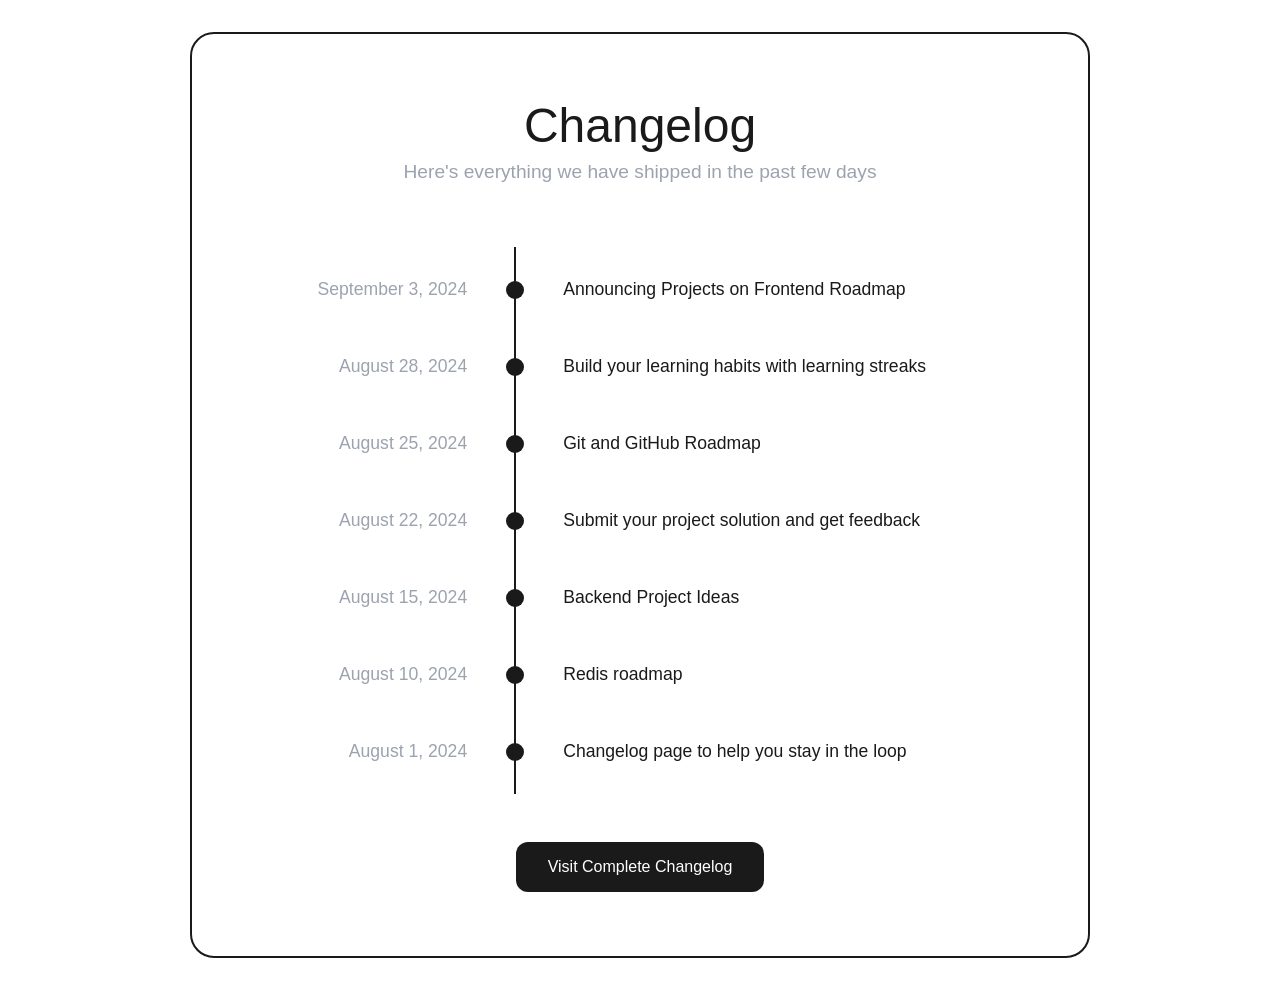
<file: Frontend Projects/changelog-component/index.html>
<!DOCTYPE html>
<html lang="en">
<head>
    <meta charset="UTF-8">
    <meta name="viewport" content="width=device-width, initial-scale=1.0">
    <meta name="description" content="Changelog Component for roadmap.sh frontend">
    <meta name="author" content="Anh Tran">
    <title>Changelog Component for roadmap.sh</title>
    <link rel="stylesheet" href="styles.css">
</head>
<body>

  <main class="changelog-container">
        <header class="changelog-header">
            <h1>Changelog</h1>
            <p>Here's everything we have shipped in the past few days</p>
        </header>

    <div class="timeline-wrapper">
      
        <div class="timeline-item">
            <div class="timeline-date">September 3, 2024</div>
            <div class="timeline-dot"></div>
            <div class="timeline-content">Announcing Projects on Frontend Roadmap</div>
        </div>

        <div class="timeline-item">
            <div class="timeline-date">August 28, 2024</div>
            <div class="timeline-dot"></div>
            <div class="timeline-content">Build your learning habits with learning streaks</div>
        </div>

        <div class="timeline-item">
            <div class="timeline-date">August 25, 2024</div>
            <div class="timeline-dot"></div>
            <div class="timeline-content">Git and GitHub Roadmap</div>
        </div>

        <div class="timeline-item">
            <div class="timeline-date">August 22, 2024</div>
            <div class="timeline-dot"></div>
            <div class="timeline-content">Submit your project solution and get feedback</div>
        </div>

        <div class="timeline-item">
            <div class="timeline-date">August 15, 2024</div>
            <div class="timeline-dot"></div>
            <div class="timeline-content">Backend Project Ideas</div>
        </div>

        <div class="timeline-item">
            <div class="timeline-date">August 10, 2024</div>
            <div class="timeline-dot"></div>
            <div class="timeline-content">Redis roadmap</div>
        </div>

        <div class="timeline-item">
            <div class="timeline-date">August 1, 2024</div>
            <div class="timeline-dot"></div>
            <div class="timeline-content">Changelog page to help you stay in the loop</div>
        </div>

    </div>

    <div class="changelog-footer">
        <a href="#" class="btn-primary">Visit Complete Changelog</a>
    </div>
  </main>

</body>
</html>
</file>
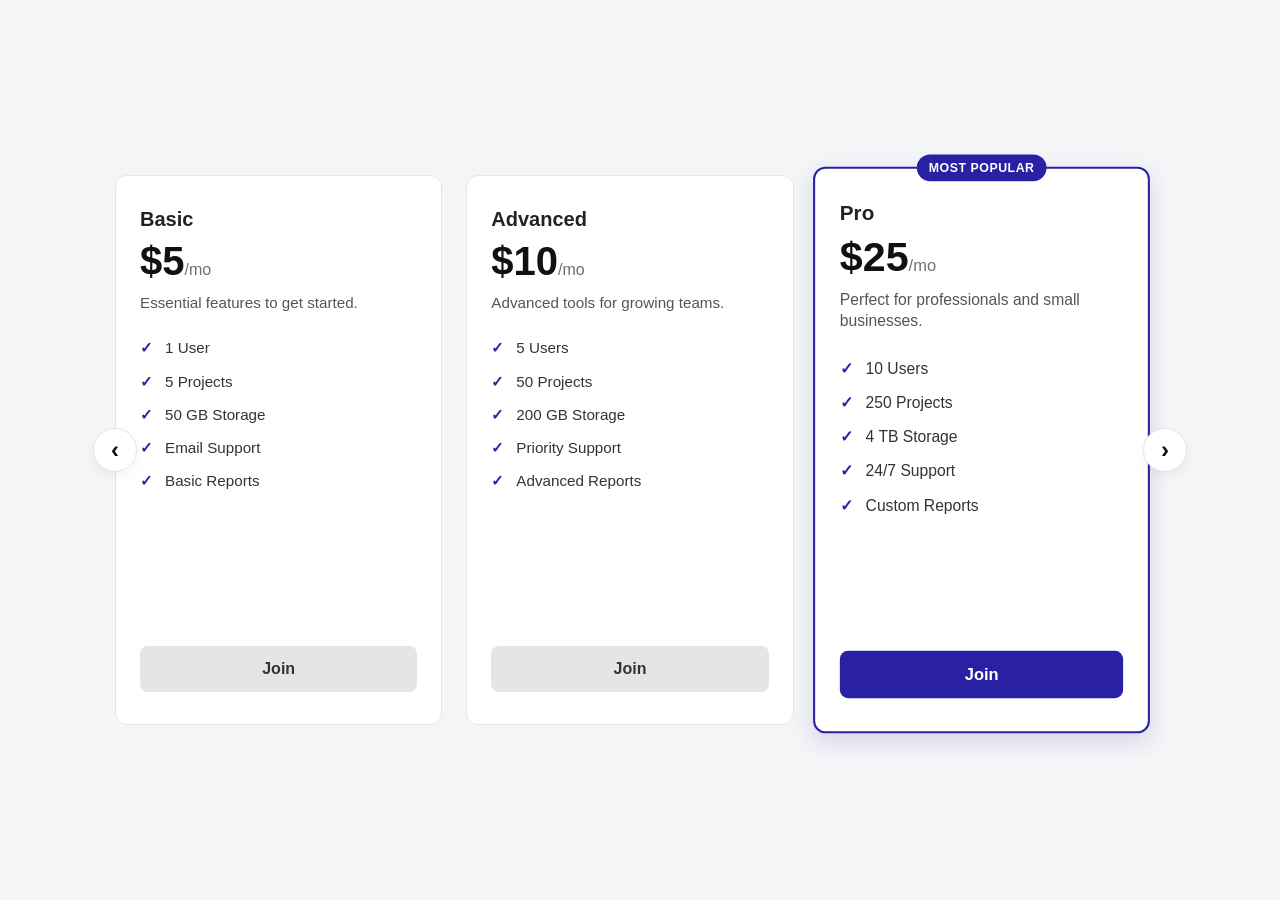
<file: Frontend Projects/pricing-cards/index.html>
<!DOCTYPE html>
<html lang="en">
<head>
    <meta charset="UTF-8">
    <meta name="viewport" content="width=device-width, initial-scale=1.0">
    <title>Pricing Cards for roadmap.sh</title>
    <meta name="description" content="Pricing Cards decorated with CSS for roadmap.sh">
    <meta name="author" content="Anh Tran">
    <link rel="stylesheet" href="style.css">
</head>
<body>

    <div class="wrapper">
        <a href="#card1" class="arrow left-arrow" aria-label="Previous plans">‹</a>

        <div class="container">
            
            <div class="card" id="card1">
                <h3 class="plan-name">Basic</h3>
                <div class="price">$5<span>/mo</span></div>
                <p class="tagline">Essential features to get started.</p>
                <ul class="features">
                    <li>1 User</li>
                    <li>5 Projects</li>
                    <li>50 GB Storage</li>
                    <li>Email Support</li>
                    <li>Basic Reports</li>
                </ul>
                <a href="#" class="cta-button">Join</a>
            </div>

            <div class="card" id="card2">
                <h3 class="plan-name">Advanced</h3>
                <div class="price">$10<span>/mo</span></div>
                <p class="tagline">Advanced tools for growing teams.</p>
                <ul class="features">
                    <li>5 Users</li>
                    <li>50 Projects</li>
                    <li>200 GB Storage</li>
                    <li>Priority Support</li>
                    <li>Advanced Reports</li>
                </ul>
                <a href="#" class="cta-button">Join</a>
            </div>

            <div class="card recommended" id="card3">
                <div class="recommended-badge">Most Popular</div>
                <h3 class="plan-name">Pro</h3>
                <div class="price">$25<span>/mo</span></div>
                <p class="tagline">Perfect for professionals and small businesses.</p>
                <ul class="features">
                    <li>10 Users</li>
                    <li>250 Projects</li>
                    <li>4 TB Storage</li>
                    <li>24/7 Support</li>
                    <li>Custom Reports</li>
                </ul>
                <a href="#" class="cta-button">Join</a>
            </div>

            <div class="card" id="card4">
                <h3 class="plan-name">Business</h3>
                <div class="price">$50<span>/mo</span></div>
                <p class="tagline">Business solutions for enterprise needs.</p>
                <ul class="features">
                    <li>Everything in Pro</li>
                    <li>50 Users</li>
                    <li>1000+ Projects</li>
                    <li>25 TB Storage</li>
                </ul>
                <a href="#" class="cta-button">Join</a>
            </div>

            <div class="card" id="card5">
                <h3 class="plan-name">Organization</h3>
                <div class="price">$100<span>/mo</span></div>
                <p class="tagline">Complete solution for large organizations.</p>
                <ul class="features">
                    <li>Everything in Business</li>
                    <li>Unlimited Users</li>
                    <li>Unlimited Projects</li>
                    <li>120 TB Storage</li>
                </ul>
                <a href="#" class="cta-button">Join</a>
            </div>

        </div>

        <a href="#card4" class="arrow right-arrow" aria-label="Next plans">›</a>
    </div>

</body>
</html>
</file>
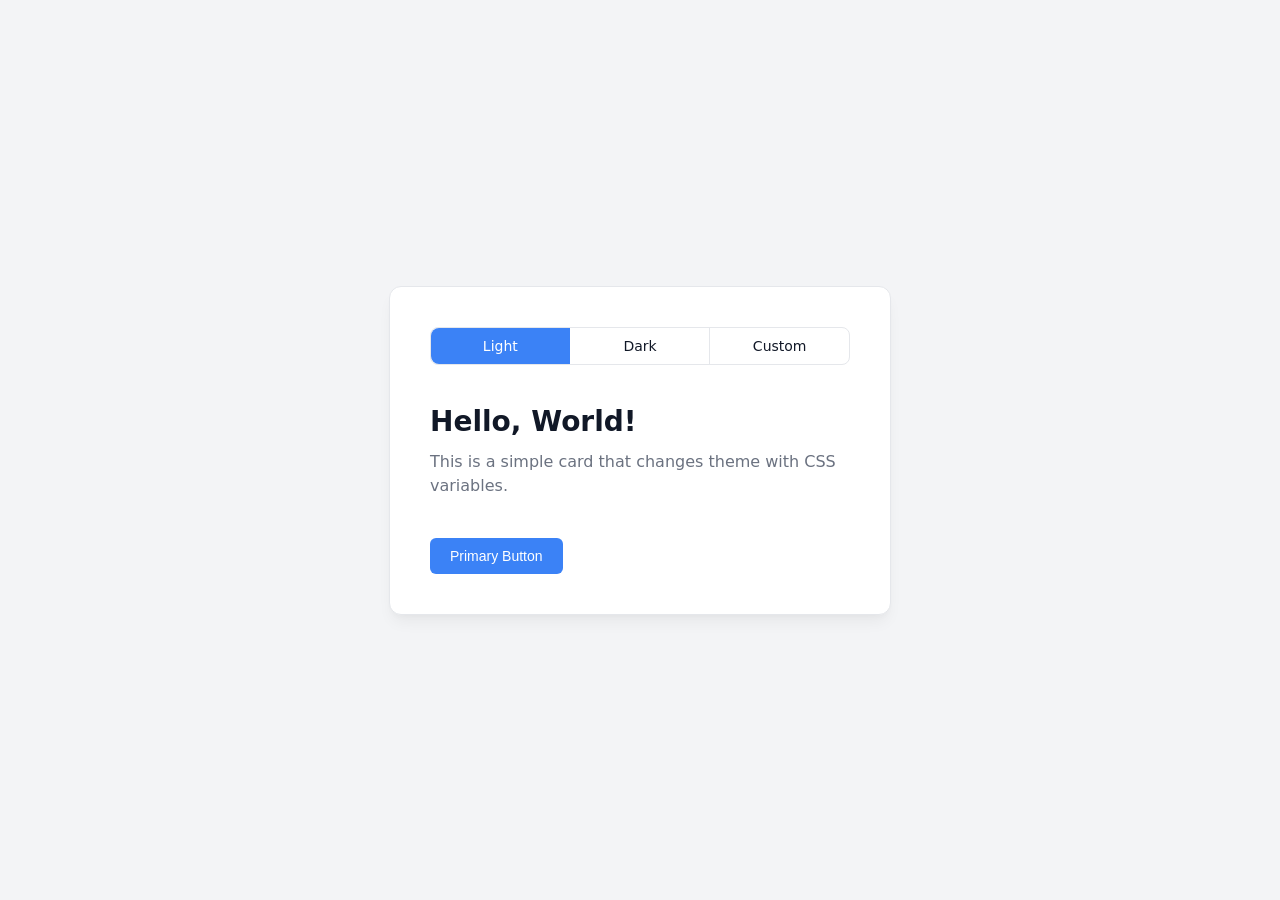
<file: Frontend Projects/theme-switcher/index.html>
<!DOCTYPE html>
<html lang="en">
<head>
    <meta charset="UTF-8">
    <meta name="viewport" content="width=device-width, initial-scale=1.0">
    <meta name="description" content="Theme Switcher with CSS Variables for roadmap.sh Frontend Projects">
    <meta name="author" content="Anh Tran">
    <title>Theme Switcher with CSS Variables for roadmap.sh</title>
    <link rel="stylesheet" href="styles.css">
</head>
<body>

  <div class="theme-wrapper">

    <main class="preview-card">

        <fieldset class="theme-controls">
            <input type="radio" id="theme-light" name="theme" value="light" checked>
            <label for="theme-light">Light</label>

            <input type="radio" id="theme-dark" name="theme" value="dark">
            <label for="theme-dark">Dark</label>

            <input type="radio" id="theme-custom" name="theme" value="custom">
            <label for="theme-custom">Custom</label>
        </fieldset>

        <h2>Hello, World!</h2>
        <p>This is a simple card that changes theme with CSS variables.</p>
        <button class="cta-button">Primary Button</button>
        
    </main>

  </div>

</body>
</html>
</file>
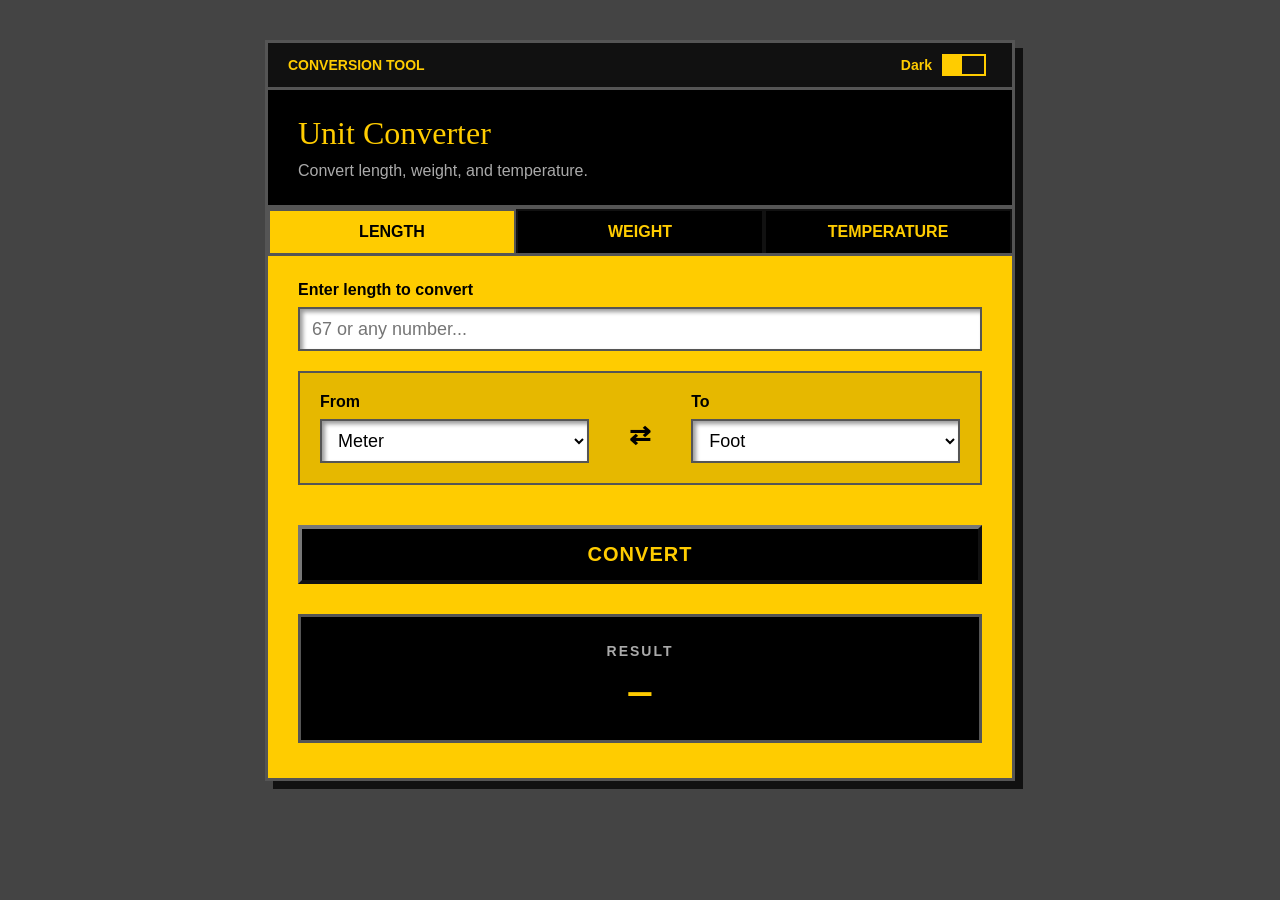
<file: Frontend Projects/unit-converter/index.html>
<!DOCTYPE html>
<html lang="en" data-theme="light">
<head>
    <meta charset="UTF-8">
    <meta name="viewport" content="width=device-width, initial-scale=1.0">
    <title>Unit Converter</title>
    <link rel="stylesheet" href="styles.css">
</head>
<body>
<div class="app">
    <div class="hdr">
        <b>CONVERSION TOOL</b>
        <button id="theme" type="button">Dark 
            <span class="track">
                <i class="thumb"></i>
            </span></button>
        </div>
    <div class="intro">
        <h1>Unit Converter</h1>
        <p>Convert length, weight, and temperature.</p>
    </div>
    <div class="tabs" id="tabs">
        <button data-cat="length" class="active">length</button>
        <button data-cat="weight">weight</button>
        <button data-cat="temperature">temperature</button>
    </div>
    <form id="form" class="card">
        <div class="fld">
            <label id="lbl">Enter length to convert</label>
            <input type="number" id="inp" step="any" required placeholder="67 or any number..." autocomplete="off">
        </div>
        <div class="row">
            <div class="fld w42"><label>From</label><select id="from"></select></div>
            <button type="button" id="swap" class="swap">⇄</button>
            <div class="fld w42">
                <label>To</label>
                <select id="to"></select>
            </div>
        </div>
        <button type="submit" class="btn">CONVERT</button>
        <div class="res">
            <span>RESULT</span>
            <div id="out">—</div>
        </div>
    </form>
</div>
<script src="script.js"></script>
</body>
</html>
</file>
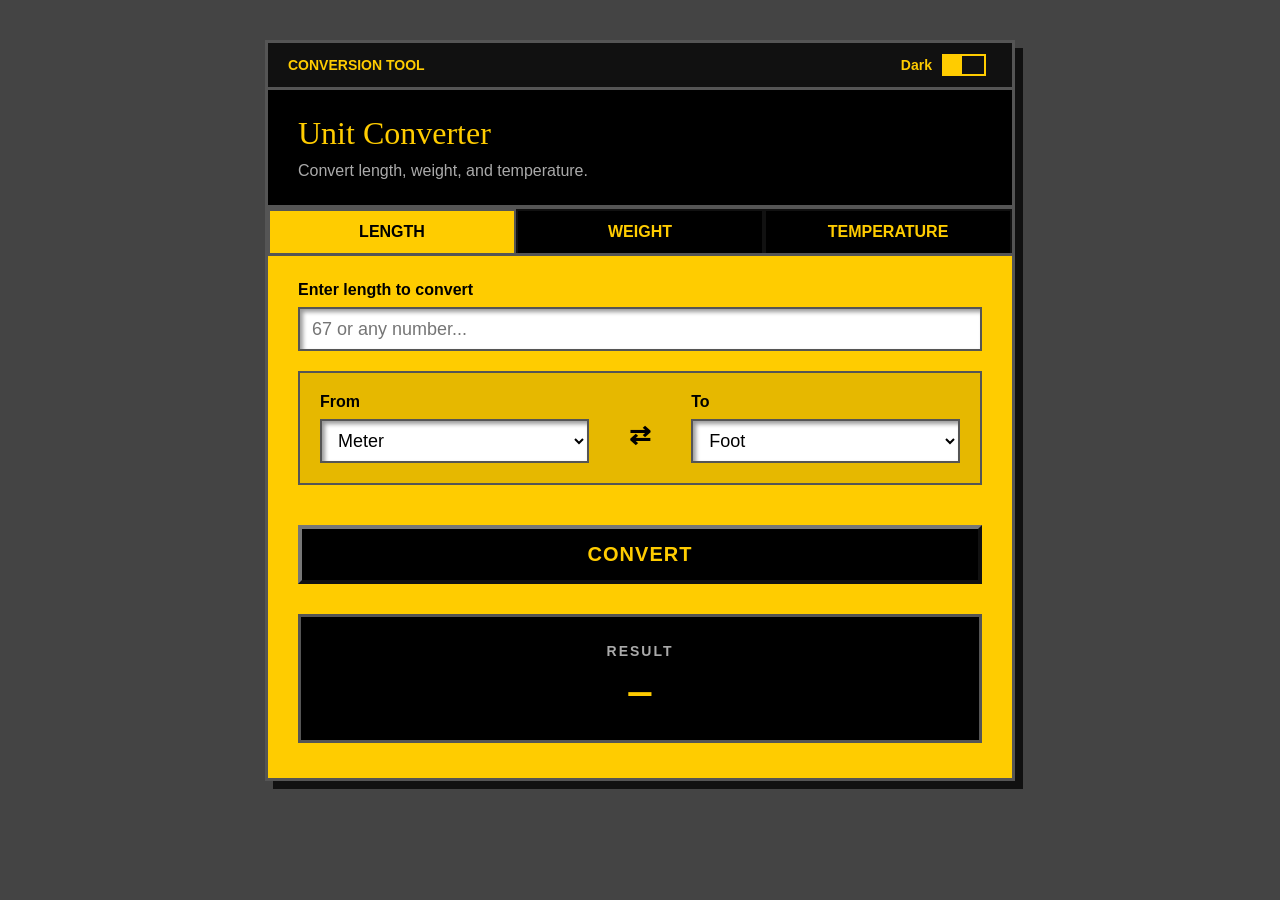
<file: Projects/unit-converter/index.html>
<!DOCTYPE html>
<html lang="en" data-theme="light">
<head>
    <meta charset="UTF-8">
    <meta name="viewport" content="width=device-width, initial-scale=1.0">
    <title>Unit Converter</title>
    <link rel="stylesheet" href="styles.css">
</head>
<body>
<div class="app">
    <div class="hdr">
        <b>CONVERSION TOOL</b>
        <button id="theme" type="button">Dark 
            <span class="track">
                <i class="thumb"></i>
            </span></button>
        </div>
    <div class="intro">
        <h1>Unit Converter</h1>
        <p>Convert length, weight, and temperature.</p>
    </div>
    <div class="tabs" id="tabs">
        <button data-cat="length" class="active">length</button>
        <button data-cat="weight">weight</button>
        <button data-cat="temperature">temperature</button>
    </div>
    <form id="form" class="card">
        <div class="fld">
            <label id="lbl">Enter length to convert</label>
            <input type="number" id="inp" step="any" required placeholder="67 or any number..." autocomplete="off">
        </div>
        <div class="row">
            <div class="fld w42"><label>From</label><select id="from"></select></div>
            <button type="button" id="swap" class="swap">⇄</button>
            <div class="fld w42">
                <label>To</label>
                <select id="to"></select>
            </div>
        </div>
        <button type="submit" class="btn">CONVERT</button>
        <div class="res">
            <span>RESULT</span>
            <div id="out">—</div>
        </div>
    </form>
</div>
<script src="script.js"></script>
</body>
</html>
</file>
<file: Frontend Projects/changelog-component/styles.css>
* {
  box-sizing: border-box;
  margin: 0;
  padding: 0;
}

body {
  font-family: -apple-system, BlinkMacSystemFont, "Segoe UI", Roboto, Helvetica, Arial, sans-serif;
  background-color: #ffffff;
  color: #1a1a1a;
  display: flex;
  justify-content: center;
  align-items: center;
  min-height: 100vh;
  padding: 2rem;
}

.changelog-container {
  width: 100%;
  max-width: 900px;
  border: 2px solid #1a1a1a;
  border-radius: 24px;
  padding: 4rem 2rem;
  background-color: #ffffff;
}

.changelog-header {
  text-align: center;
  margin-bottom: 4rem;
}

.changelog-header h1 {
  font-size: 3rem;
  font-weight: 500;
  color: #1a1a1a;
  margin-bottom: 0.5rem;
}

.changelog-header p {
  font-size: 1.2rem;
  color: #9ca3af;
}

.timeline-wrapper {
  position: relative;
  padding: 2rem 0; 
  margin-bottom: 2rem;
}

.timeline-wrapper::before {
  content: '';
  position: absolute;
  top: 0;
  bottom: 0;
  left: 35%;
  transform: translateX(-50%);
  width: 2px;
  background-color: #1a1a1a;
}

.timeline-item {
  display: flex;
  align-items: center;
  justify-content: center;
  margin-bottom: 3.5rem;
  position: relative;
}

.timeline-item:last-child {
  margin-bottom: 0;
}

.timeline-date {
  flex: 0 0 35%;
  text-align: right;
  padding-right: 3rem;
  color: #9ca3af;
  font-size: 1.1rem;
}

.timeline-dot {
  position: absolute;
  left: 35%;
  transform: translateX(-50%);
  width: 18px;
  height: 18px;
  background-color: #1a1a1a;
  border-radius: 50%;
  z-index: 1; 
}

.timeline-content {
  flex: 0 0 65%;
  padding-left: 3rem;
  font-size: 1.1rem;
  color: #1a1a1a;
}

.changelog-footer {
  text-align: center;
  margin-top: 3rem;
}

.btn-primary {
  display: inline-block;
  background-color: #1a1a1a;
  color: #ffffff;
  padding: 1rem 2rem;
  border-radius: 12px;
  text-decoration: none;
  font-weight: 500;
  font-size: 1rem;
  transition: background-color 0.2s ease;
}

.btn-primary:hover {
  background-color: #333333;
}

@media (max-width: 768px) {
  .changelog-container {
    padding: 3rem 1.5rem;
  }
  
  .changelog-header h1 {
    font-size: 2.25rem;
  }

  .timeline-wrapper::before {
    left: 20px;
    transform: none;
  }

  .timeline-item {
    flex-direction: column;
    align-items: flex-start;
    padding-left: 50px;
    margin-bottom: 2.5rem;
  }

  .timeline-dot {
    left: 20px;
    top: 4px;
    transform: translateX(-50%);
  }

  /* Realign text for mobile */
  .timeline-date {
    text-align: left;
    padding-right: 0;
    margin-bottom: 0.25rem;
    flex: auto;
    font-size: 1rem;
  }

  .timeline-content {
    padding-left: 0;
    flex: auto;
  }
}
</file>
<file: Frontend Projects/pricing-cards/style.css>
* {
    box-sizing: border-box;
    margin: 0;
    padding: 0;
}

body {
    font-family: -apple-system, BlinkMacSystemFont, "Segoe UI", Roboto, Helvetica, Arial, sans-serif;
    background-color: #f4f5f7;
    color: #111111;
    padding: 40px 20px;
    display: flex;
    justify-content: center;
    align-items: center;
    min-height: 100vh;
}

.wrapper {
    position: relative;
    max-width: 1050px; 
    width: 100%;
    margin: 0 auto;
    display: flex;
    align-items: center;
}

.container {
    display: flex;
    gap: 24px; 
    padding: 30px 10px; 
    
    overflow-x: auto;
    scroll-snap-type: x mandatory;
    scroll-behavior: smooth;
    -ms-overflow-style: none;
    scrollbar-width: none; 
}

.container::-webkit-scrollbar {
    display: none;
}

.card {
    flex: 0 0 calc(33.333% - 16px); 
    scroll-snap-align: start;
    
    display: flex;
    flex-direction: column;
    min-height: 550px;
    background-color: #ffffff;
    border: 1px solid #e5e5e5;
    border-radius: 12px;
    padding: 32px 24px; /* Box model inner spacing */
    transition: transform 0.3s ease, box-shadow 0.3s ease;
    position: relative;
}

.card:hover {
    transform: scale(1.05);
    box-shadow: 0 16px 32px rgba(0, 0, 0, 0.1);
    z-index: 2; 
}

.card.recommended {
    border: 2px solid #2920a3; 
    transform: scale(1.03);
    box-shadow: 0 8px 24px rgba(41, 32, 163, 0.15);
}

.card.recommended:hover {
    transform: scale(1.08); 
}

.recommended-badge {
    position: absolute;
    top: -14px;
    left: 50%;
    transform: translateX(-50%);
    background-color: #2920a3;
    color: #ffffff;
    font-size: 0.75rem;
    font-weight: 700;
    text-transform: uppercase;
    padding: 6px 12px;
    border-radius: 20px;
    letter-spacing: 0.5px;
}

.plan-name {
    font-size: 1.25rem;
    font-weight: 600;
    margin-bottom: 8px;
    color: #222222;
}

.price {
    font-size: 2.5rem;
    font-weight: 800;
    margin-bottom: 8px;
    color: #111111;
}

.price span {
    font-size: 1rem;
    font-weight: 500;
    color: #707070;
}

.tagline {
    font-size: 0.95rem;
    color: #555555;
    margin-bottom: 24px;
    line-height: 1.4;
}

.features {
    list-style: none;
    margin-bottom: 32px;
}

.features li {
    font-size: 0.95rem;
    color: #333333;
    margin-bottom: 12px;
    display: flex;
    align-items: flex-start;
    line-height: 1.4;
}

.features li::before {
    content: "✓";
    color: #2920a3;
    font-weight: bold;
    margin-right: 12px;
}

.cta-button {
    margin-top: auto; 
    width: 100%;
    padding: 14px;
    font-size: 1rem;
    font-weight: 700;
    text-align: center;
    text-decoration: none;
    color: #ffffff;
    background-color: #e5e5e5; 
    color: #333333;
    border-radius: 8px;
    border: none;
    cursor: pointer;
    transition: background-color 0.2s ease, box-shadow 0.2s ease, transform 0.1s ease;
}

.card.recommended .cta-button {
    background-color: #2920a3;
    color: #ffffff;
}

.cta-button:hover, .cta-button:focus {
    background-color: #d1d1d1;
    box-shadow: 0 4px 12px rgba(0, 0, 0, 0.1);
    outline: none;
}

.card.recommended .cta-button:hover, 
.card.recommended .cta-button:focus {
    background-color: #1b1386; 
    box-shadow: 0 6px 16px rgba(41, 32, 163, 0.3);
}

.cta-button:active {
    transform: scale(0.98);
}

.arrow {
    text-decoration: none;
    background-color: #ffffff;
    color: #111111;
    width: 44px;
    height: 44px;
    display: flex;
    justify-content: center;
    align-items: center;
    border-radius: 50%;
    border: 1px solid #e5e5e5;
    box-shadow: 0 4px 12px rgba(0,0,0,0.05);
    font-size: 1.5rem;
    font-weight: bold;
    position: absolute;
    z-index: 10;
    transition: background-color 0.2s, transform 0.2s;
}

.arrow:hover {
    background-color: #f4f5f7;
    transform: scale(1.1);
}

.left-arrow { left: -22px; }
.right-arrow { right: -22px; }

@media (max-width: 900px) {
    .card { flex: 0 0 calc(50% - 12px); } 
}
@media (max-width: 600px) {
    .card { flex: 0 0 100%; } 
    .arrow { display: none; } 
}
</file>
<file: Frontend Projects/theme-switcher/styles.css>
.theme-wrapper {
  --body-bg: #f3f4f6;

  --card-bg: #ffffff;
  --card-border: #e5e7eb;
  --switcher-border: #e5e7eb;

  --text-main: #111827;
  --text-muted: #6b7280;

  --accent: #3b82f6;
  --accent-text: #ffffff;
  min-height: 100vh;
  display: flex;
  flex-direction: column;
  align-items: center;
  justify-content: center;
  padding: 2rem;
  box-sizing: border-box;
  font-family: system-ui, -apple-system, BlinkMacSystemFont, "Segoe UI", Roboto, sans-serif;
  
  background-color: var(--body-bg);
  transition: background-color 0.4s ease;
}

.theme-wrapper:has(#theme-dark:checked) {
  --body-bg: #111827;
  
  --card-bg: #1f2937;
  --card-border: #1f2937;
  --switcher-border: #374151;
  
  --text-main: #f9fafb;
  --text-muted: #9ca3af;
  
  --accent: #3b82f6;
  --accent-text: #ffffff;
}

.theme-wrapper:has(#theme-custom:checked) {
  --body-bg: #e5e3d7;
  
  --card-bg: #fcfaf5;
  --card-border: #e5e2cd;
  --switcher-border: #e5e2cd;
  
  --text-main: #064e3b;
  --text-muted: #627264;
  
  --accent: #16a34a;
  --accent-text: #ffffff;
}

.preview-card {
  background-color: var(--card-bg);
  border: 1px solid var(--card-border);
  border-radius: 0.75rem;
  padding: 2.5rem;
  max-width: 420px;
  width: 100%;
  box-shadow: 0 10px 15px -3px rgba(0, 0, 0, 0.05), 0 4px 6px -2px rgba(0, 0, 0, 0.025);
  transition: background-color 0.4s ease, border-color 0.4s ease;
}

.preview-card h2 {
  margin-top: 0;
  margin-bottom: 0.75rem;
  color: var(--text-main);
  font-size: 1.75rem;
  font-weight: 600;
  transition: color 0.4s ease;
}

.preview-card p {
  color: var(--text-muted);
  line-height: 1.5;
  margin-top: 0;
  margin-bottom: 2.5rem;
  font-size: 1rem;
  transition: color 0.4s ease;
}

.theme-controls {
  display: flex;
  margin: 0 0 2.5rem 0;
  padding: 0;
  border: 1px solid var(--switcher-border);
  border-radius: 0.5rem;
  overflow: hidden; 
  transition: border-color 0.4s ease;
}

.theme-controls input[type="radio"] {
  opacity: 0;
  position: absolute;
  width: 0;
  height: 0;
}

.theme-controls label {
  flex: 1;
  text-align: center;
  padding: 0.625rem 0;
  font-size: 0.875rem;
  font-weight: 500;
  color: var(--text-main);
  cursor: pointer;
  border-left: 1px solid var(--switcher-border);
  transition: background-color 0.2s ease, color 0.2s ease, border-color 0.2s ease;
}

.theme-controls input[type="radio"]:first-of-type + label {
  border-left: none;
}

.theme-controls input[type="radio"]:checked + label {
  background-color: var(--accent);
  color: var(--accent-text);
  border-color: var(--accent);
}

.theme-controls input[type="radio"]:checked + label + input + label {
  border-left-color: transparent;
}

.theme-controls input[type="radio"]:focus-visible + label {
  outline: 2px solid var(--accent);
  outline-offset: -2px;
}

.cta-button {
  display: inline-block;
  background-color: var(--accent);
  color: var(--accent-text);
  border: none;
  padding: 0.625rem 1.25rem;
  border-radius: 0.375rem;
  font-weight: 500;
  font-size: 0.875rem;
  cursor: pointer;
  transition: filter 0.2s ease, transform 0.1s ease, background-color 0.4s ease;
}

.cta-button:hover {
  filter: brightness(1.1);
}

.cta-button:active {
  transform: translateY(1px);
}

body {
  margin: 0;
  padding: 0;
}
</file>
<file: Frontend Projects/unit-converter/styles.css>
:root { --bg:#444; --app:#FC0; --bd:#555; --shd:#111; --txt:#000; --hdr:#111; --h-txt:#FC0; --in-bg:#FFF; --row:#E6B800; --btn:#000; --res:#000; --btn-bd:#777 #111 #111 #777; --btn-act:#111 #777 #777 #111; }
[data-theme="dark"] { --bg:#000; --app:#1A1A1A; --bd:#FC0; --shd:#333; --txt:#FC0; --hdr:#FC0; --h-txt:#000; --in-bg:#111; --row:#222; --btn:#FC0; --res:#111; --btn-bd:#FC0 #555 #555 #FC0; --btn-act:#555 #FC0 #FC0 #555; }

* { box-sizing: border-box; font-family: Arial, sans-serif; }
body { background: var(--bg); color: var(--txt); margin: 0; padding: 40px 20px; font-size: 16px; }
.app { max-width: 750px; margin: 0 auto; background: var(--app); border: 3px solid var(--bd); box-shadow: 8px 8px 0 var(--shd); }

.hdr { background: var(--hdr); color: var(--h-txt); padding: 10px 20px; font-size: 14px; display: flex; justify-content: space-between; align-items: center; border-bottom: 3px solid var(--bd); }
.intro { background: var(--res); color: var(--h-txt); padding: 25px 30px; border-bottom: 4px solid var(--bd); }
.intro h1 { margin: 0 0 10px; font: 32px "Trebuchet MS", Tahoma; }
.intro p { margin: 0; color: #aaa; }

#theme { background: none; border: none; color: inherit; font: bold 14px Arial; display: flex; gap: 10px; cursor: pointer; align-items: center; }
.track { width: 44px; height: 22px; border: 2px solid var(--h-txt); display: block; position: relative; }
.thumb { width: 18px; height: 18px; background: var(--h-txt); position: absolute; left: 0; transition: left .1s; }
[data-theme="dark"] .thumb { left: 22px; }

.tabs { background: var(--res); border-bottom: 3px solid var(--bd); display: flex; }
.tabs button { flex: 1; background: var(--res); color: var(--h-txt); border: 2px solid var(--hdr); border-bottom: none; padding: 12px 0; font: bold 16px Arial; cursor: pointer; text-transform: uppercase; }
.tabs button.active { background: var(--app); color: var(--txt); border: 2px solid var(--bd); border-bottom: none; }

.card { padding: 25px 30px 35px; }
.fld { margin-bottom: 20px; }
.w42 { width: 42%; float: left; margin: 0; }
label { display: block; font-weight: bold; margin-bottom: 8px; }
input, select { width: 100%; padding: 8px 12px; border: 2px solid var(--bd); background: var(--in-bg); color: var(--txt); font-size: 18px; height: 44px; box-shadow: inset 3px 3px 4px rgba(0,0,0,.4); outline: none; }

.row { background: var(--row); border: 2px solid var(--bd); padding: 20px; margin-bottom: 20px; overflow: hidden; }
.swap { width: 16%; float: left; margin-top: 26px; background: none; border: none; color: var(--txt); font: bold 26px Arial; cursor: pointer; }
.swap:hover { opacity: 0.7; }
.btn { width: 100%; padding: 14px; background: var(--btn); color: var(--app); border: 4px solid; border-color: var(--btn-bd); font: bold 20px Arial; cursor: pointer; margin-top: 20px; letter-spacing: 1px; }
.btn:active { border-color: var(--btn-act); }

.res { margin-top: 30px; padding: 25px; background: var(--res); color: var(--h-txt); border: 3px solid var(--bd); text-align: center; }
.res span { font: bold 14px Arial; color: #aaa; letter-spacing: 2px; }
#out { font: bold 38px "Courier New", Courier; margin-top: 12px; word-break: break-all; }
</file>
<file: Projects/unit-converter/styles.css>
:root { --bg:#444; --app:#FC0; --bd:#555; --shd:#111; --txt:#000; --hdr:#111; --h-txt:#FC0; --in-bg:#FFF; --row:#E6B800; --btn:#000; --res:#000; --btn-bd:#777 #111 #111 #777; --btn-act:#111 #777 #777 #111; }
[data-theme="dark"] { --bg:#000; --app:#1A1A1A; --bd:#FC0; --shd:#333; --txt:#FC0; --hdr:#FC0; --h-txt:#000; --in-bg:#111; --row:#222; --btn:#FC0; --res:#111; --btn-bd:#FC0 #555 #555 #FC0; --btn-act:#555 #FC0 #FC0 #555; }

* { box-sizing: border-box; font-family: Arial, sans-serif; }
body { background: var(--bg); color: var(--txt); margin: 0; padding: 40px 20px; font-size: 16px; }
.app { max-width: 750px; margin: 0 auto; background: var(--app); border: 3px solid var(--bd); box-shadow: 8px 8px 0 var(--shd); }

.hdr { background: var(--hdr); color: var(--h-txt); padding: 10px 20px; font-size: 14px; display: flex; justify-content: space-between; align-items: center; border-bottom: 3px solid var(--bd); }
.intro { background: var(--res); color: var(--h-txt); padding: 25px 30px; border-bottom: 4px solid var(--bd); }
.intro h1 { margin: 0 0 10px; font: 32px "Trebuchet MS", Tahoma; }
.intro p { margin: 0; color: #aaa; }

#theme { background: none; border: none; color: inherit; font: bold 14px Arial; display: flex; gap: 10px; cursor: pointer; align-items: center; }
.track { width: 44px; height: 22px; border: 2px solid var(--h-txt); display: block; position: relative; }
.thumb { width: 18px; height: 18px; background: var(--h-txt); position: absolute; left: 0; transition: left .1s; }
[data-theme="dark"] .thumb { left: 22px; }

.tabs { background: var(--res); border-bottom: 3px solid var(--bd); display: flex; }
.tabs button { flex: 1; background: var(--res); color: var(--h-txt); border: 2px solid var(--hdr); border-bottom: none; padding: 12px 0; font: bold 16px Arial; cursor: pointer; text-transform: uppercase; }
.tabs button.active { background: var(--app); color: var(--txt); border: 2px solid var(--bd); border-bottom: none; }

.card { padding: 25px 30px 35px; }
.fld { margin-bottom: 20px; }
.w42 { width: 42%; float: left; margin: 0; }
label { display: block; font-weight: bold; margin-bottom: 8px; }
input, select { width: 100%; padding: 8px 12px; border: 2px solid var(--bd); background: var(--in-bg); color: var(--txt); font-size: 18px; height: 44px; box-shadow: inset 3px 3px 4px rgba(0,0,0,.4); outline: none; }

.row { background: var(--row); border: 2px solid var(--bd); padding: 20px; margin-bottom: 20px; overflow: hidden; }
.swap { width: 16%; float: left; margin-top: 26px; background: none; border: none; color: var(--txt); font: bold 26px Arial; cursor: pointer; }
.swap:hover { opacity: 0.7; }
.btn { width: 100%; padding: 14px; background: var(--btn); color: var(--app); border: 4px solid; border-color: var(--btn-bd); font: bold 20px Arial; cursor: pointer; margin-top: 20px; letter-spacing: 1px; }
.btn:active { border-color: var(--btn-act); }

.res { margin-top: 30px; padding: 25px; background: var(--res); color: var(--h-txt); border: 3px solid var(--bd); text-align: center; }
.res span { font: bold 14px Arial; color: #aaa; letter-spacing: 2px; }
#out { font: bold 38px "Courier New", Courier; margin-top: 12px; word-break: break-all; }
</file>
